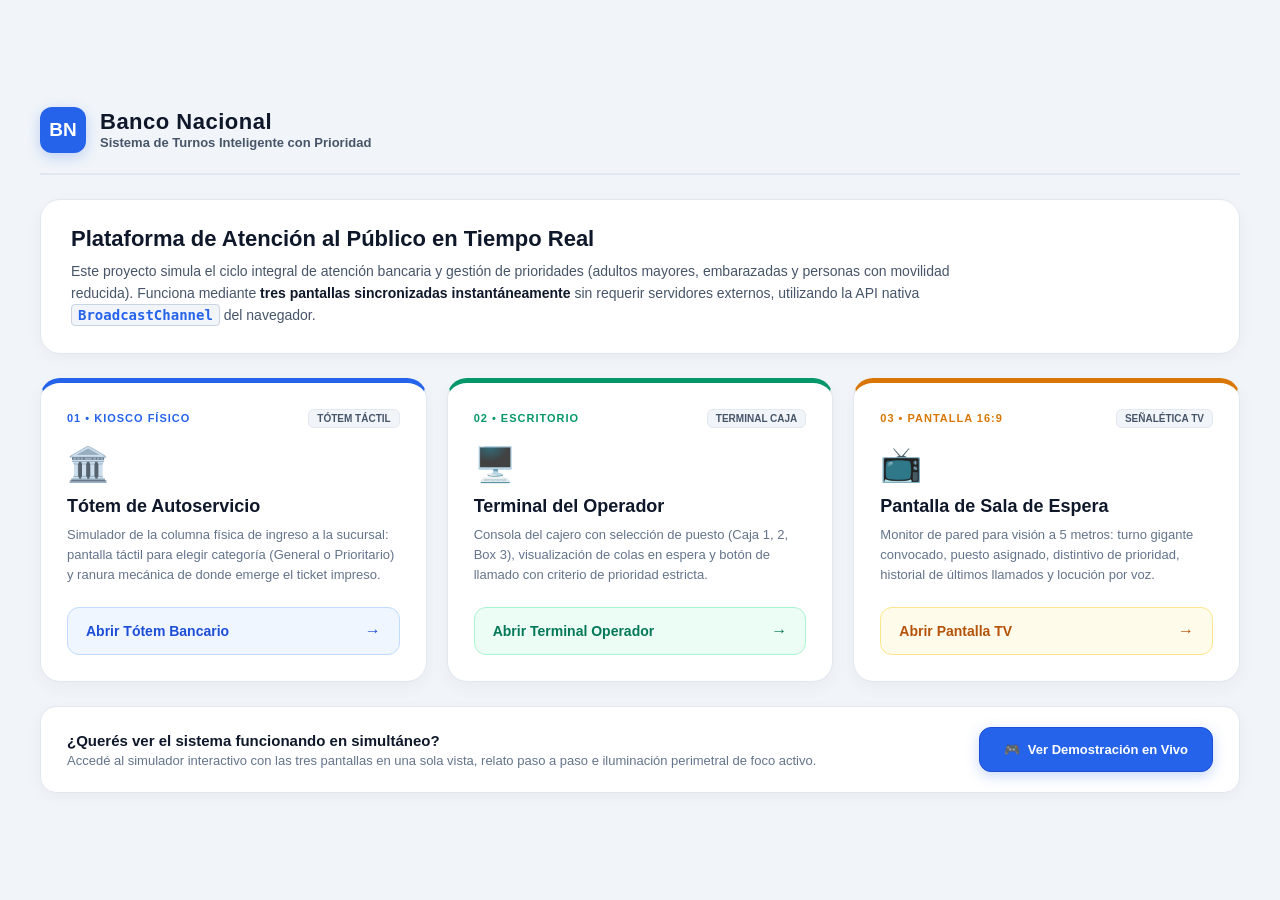
<file: index.html>
<!DOCTYPE html>
<html lang="es">
<head>
  <meta charset="UTF-8">
  <meta name="viewport" content="width=device-width, initial-scale=1.0">
  <title>Banco Nacional - Sistema de Turnos Inteligente</title>
  <link rel="stylesheet" href="style-index.css">
</head>
<body>

  <!-- CONTENEDOR PRINCIPAL: CSS GRID -->
  <main class="portal-layout">

    <!-- CABECERA INSTITUCIONAL (FLEXBOX) -->
    <header class="portal-header">
      <div class="brand-badge">
        <div class="brand-logo">BN</div>
        <div class="brand-text">
          <h1 class="brand-name">Banco Nacional</h1>
          <span class="system-subtitle">Sistema de Turnos Inteligente con Prioridad</span>
        </div>
      </div>
    </header>

    <!-- INTRODUCCIÓN Y CONTEXTO DEL PROYECTO -->
    <section class="intro-section">
      <h2 class="intro-title">Plataforma de Atención al Público en Tiempo Real</h2>
      <p class="intro-description">
        Este proyecto simula el ciclo integral de atención bancaria y gestión de prioridades (adultos mayores, embarazadas y personas con movilidad reducida).
        Funciona mediante <strong>tres pantallas sincronizadas instantáneamente</strong> sin requerir servidores externos, utilizando la API nativa <code>BroadcastChannel</code> del navegador.
      </p>
    </section>

    <!-- MATRIZ DE ACCESOS A LAS 3 VISTAS: CSS GRID -->
    <section class="cards-grid">

      <!-- TARJETA 1: TÓTEM BANCARIO (AUTOSERVICIO) -->
      <article class="view-card card-client">
        <div class="card-top">
          <span class="view-tag tag-client">01 &bull; Kiosco Físico</span>
          <span class="tech-tag">Tótem Táctil</span>
        </div>
        <div class="card-icon">🏛️</div>
        <h3 class="card-title">Tótem de Autoservicio</h3>
        <p class="card-description">
          Simulador de la columna física de ingreso a la sucursal: pantalla táctil para elegir categoría (General o Prioritario) y ranura mecánica de donde emerge el ticket impreso.
        </p>
        <a href="totem.html" target="_blank" rel="noopener noreferrer" class="card-btn btn-client">
          <span>Abrir Tótem Bancario</span>
          <span class="btn-arrow">&rarr;</span>
        </a>
      </article>

      <!-- TARJETA 2: OPERADOR (CAJA) -->
      <article class="view-card card-operator">
        <div class="card-top">
          <span class="view-tag tag-operator">02 &bull; Escritorio</span>
          <span class="tech-tag">Terminal Caja</span>
        </div>
        <div class="card-icon">🖥️</div>
        <h3 class="card-title">Terminal del Operador</h3>
        <p class="card-description">
          Consola del cajero con selección de puesto (Caja 1, 2, Box 3), visualización de colas en espera y botón de llamado con criterio de prioridad estricta.
        </p>
        <a href="operador.html" target="_blank" rel="noopener noreferrer" class="card-btn btn-operator">
          <span>Abrir Terminal Operador</span>
          <span class="btn-arrow">&rarr;</span>
        </a>
      </article>

      <!-- TARJETA 3: TV (SALA DE ESPERA) -->
      <article class="view-card card-tv">
        <div class="card-top">
          <span class="view-tag tag-tv">03 &bull; Pantalla 16:9</span>
          <span class="tech-tag">Señalética TV</span>
        </div>
        <div class="card-icon">📺</div>
        <h3 class="card-title">Pantalla de Sala de Espera</h3>
        <p class="card-description">
          Monitor de pared para visión a 5 metros: turno gigante convocado, puesto asignado, distintivo de prioridad, historial de últimos llamados y locución por voz.
        </p>
        <a href="tv.html" target="_blank" rel="noopener noreferrer" class="card-btn btn-tv">
          <span>Abrir Pantalla TV</span>
          <span class="btn-arrow">&rarr;</span>
        </a>
      </article>

    </section>

    <!-- BARRA DE ACCESO A LA DEMO INTEGRADA EN VIVO -->
    <section class="launch-strip">
      <div class="launch-info">
        <h4 class="launch-title">¿Querés ver el sistema funcionando en simultáneo?</h4>
        <p class="launch-subtitle">Accedé al simulador interactivo con las tres pantallas en una sola vista, relato paso a paso e iluminación perimetral de foco activo.</p>
      </div>
      <div>
        <a href="demo.html" target="_blank" rel="noopener noreferrer" class="btn-launch-all" style="text-decoration: none; display: inline-flex; align-items: center; gap: 8px;">
          <span>🎮</span>
          <span>Ver Demostración en Vivo</span>
        </a>
      </div>
    </section>

  </main>

</body>
</html>
</file>
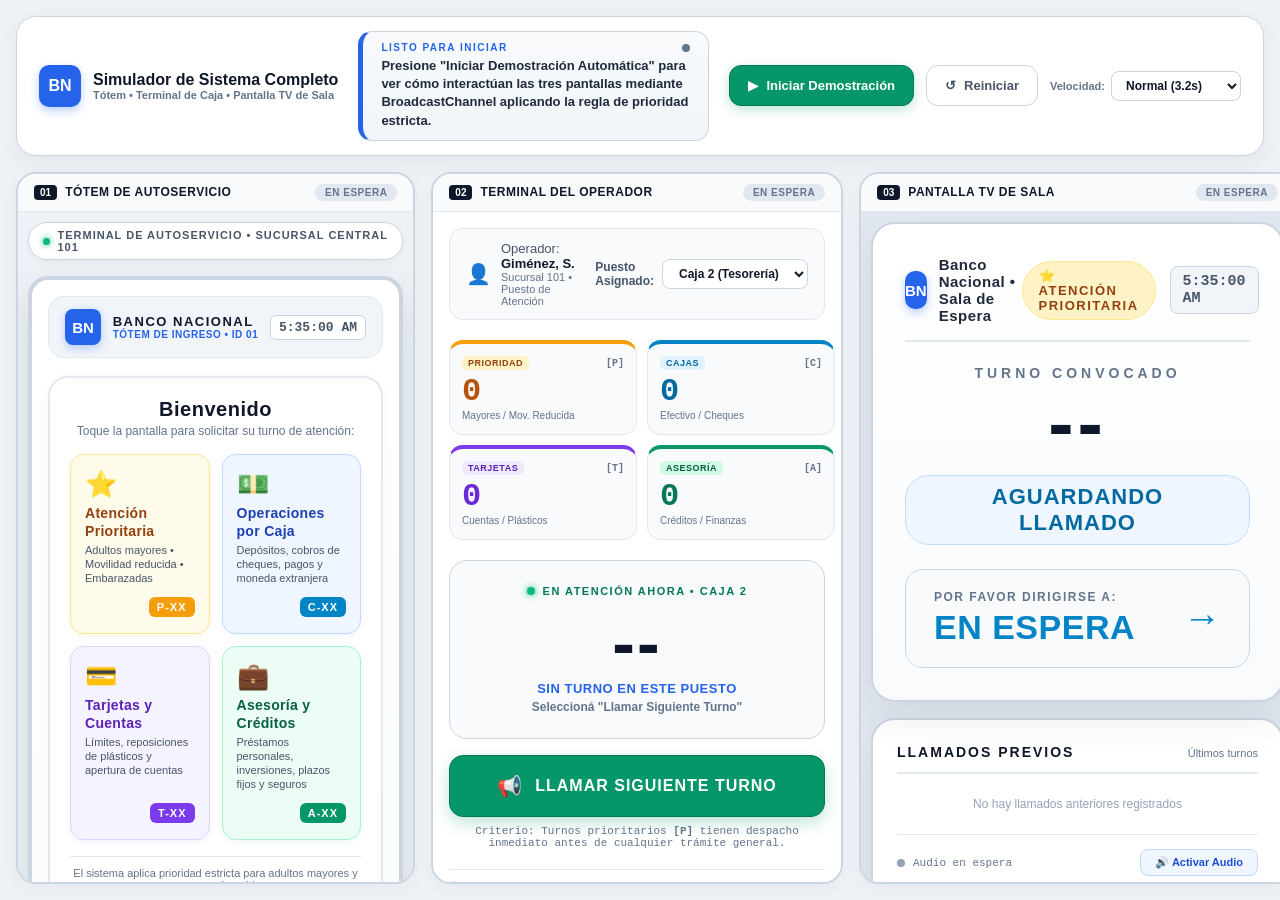
<file: demo.html>
<!DOCTYPE html>
<html lang="es">
<head>
  <meta charset="UTF-8">
  <meta name="viewport" content="width=device-width, initial-scale=1.0">
  <title>Banco Nacional - Demostración Interactiva en Vivo</title>
  <link rel="stylesheet" href="style-demo.css">
</head>
<body>

  <!-- CONTENEDOR PRINCIPAL: CSS GRID -->
  <main class="demo-layout">

    <!-- BARRA DE CONTROL Y NARRADOR EN VIVO (FLEXBOX) -->
    <header class="demo-topbar">
      <div class="topbar-brand">
        <span class="brand-badge">BN</span>
        <div class="brand-text">
          <h1 class="brand-title">Simulador de Sistema Completo</h1>
          <span class="brand-subtitle">Tótem &bull; Terminal de Caja &bull; Pantalla TV de Sala</span>
        </div>
      </div>

      <!-- PANEL NARRATIVO DE REGLAS DE NEGOCIO EN VIVO -->
      <div class="narrator-card" id="narrador-caja">
        <div class="narrator-head">
          <span class="narrator-step-badge" id="narrador-paso">LISTO PARA INICIAR</span>
          <span class="narrator-status-dot" id="narrador-dot"></span>
        </div>
        <div class="narrator-body" id="narrador-texto">
          Presione "Iniciar Demostración Automática" para ver cómo interactúan las tres pantallas mediante BroadcastChannel aplicando la regla de prioridad estricta.
        </div>
      </div>

      <!-- BOTONES DE CONTROL DE LA SIMULACIÓN -->
      <div class="demo-controls">
        <button type="button" class="btn-ctrl btn-play" id="btn-toggle-demo">
          <span id="btn-play-icon">▶</span>
          <span id="btn-play-text">Iniciar Demostración</span>
        </button>

        <button type="button" class="btn-ctrl btn-reset" id="btn-reiniciar-demo">
          <span>↺</span>
          <span>Reiniciar</span>
        </button>

        <div class="speed-control">
          <label for="select-velocidad" class="speed-label">Velocidad:</label>
          <select id="select-velocidad" class="speed-select">
            <option value="3200">Normal (3.2s)</option>
            <option value="1800">Rápida (1.8s)</option>
            <option value="5000">Explicativa (5s)</option>
          </select>
        </div>
      </div>
    </header>

    <!-- GRID ASIMÉTRICO DE LAS 3 PANTALLAS EN VIVO -->
    <section class="viewport-screens-grid">

      <!-- COLUMNA 1: TÓTEM DE AUTOSERVICIO (28%) -->
      <article class="screen-frame-container" id="frame-box-totem">
        <div class="frame-header-bar">
          <div class="frame-title-group">
            <span class="frame-step-num">01</span>
            <span class="frame-name">Tótem de Autoservicio</span>
          </div>
          <span class="frame-focus-pill" id="pill-totem">En Espera</span>
        </div>
        <div class="iframe-wrapper">
          <iframe src="totem.html?v=2" id="iframe-totem" title="Tótem de Autoservicio"></iframe>
        </div>
      </article>

      <!-- COLUMNA 2: TERMINAL DEL OPERADOR (34%) -->
      <article class="screen-frame-container" id="frame-box-operador">
        <div class="frame-header-bar">
          <div class="frame-title-group">
            <span class="frame-step-num">02</span>
            <span class="frame-name">Terminal del Operador</span>
          </div>
          <span class="frame-focus-pill" id="pill-operador">En Espera</span>
        </div>
        <div class="iframe-wrapper">
          <iframe src="operador.html" id="iframe-operador" title="Terminal del Operador"></iframe>
        </div>
      </article>

      <!-- COLUMNA 3: PANTALLA TV DE SALA (38%) -->
      <article class="screen-frame-container" id="frame-box-tv">
        <div class="frame-header-bar">
          <div class="frame-title-group">
            <span class="frame-step-num">03</span>
            <span class="frame-name">Pantalla TV de Sala</span>
          </div>
          <span class="frame-focus-pill" id="pill-tv">En Espera</span>
        </div>
        <div class="iframe-wrapper">
          <iframe src="tv.html" id="iframe-tv" title="Pantalla TV de Sala"></iframe>
        </div>
      </article>

    </section>

  </main>

  <script src="demo.js"></script>
</body>
</html>
</file>
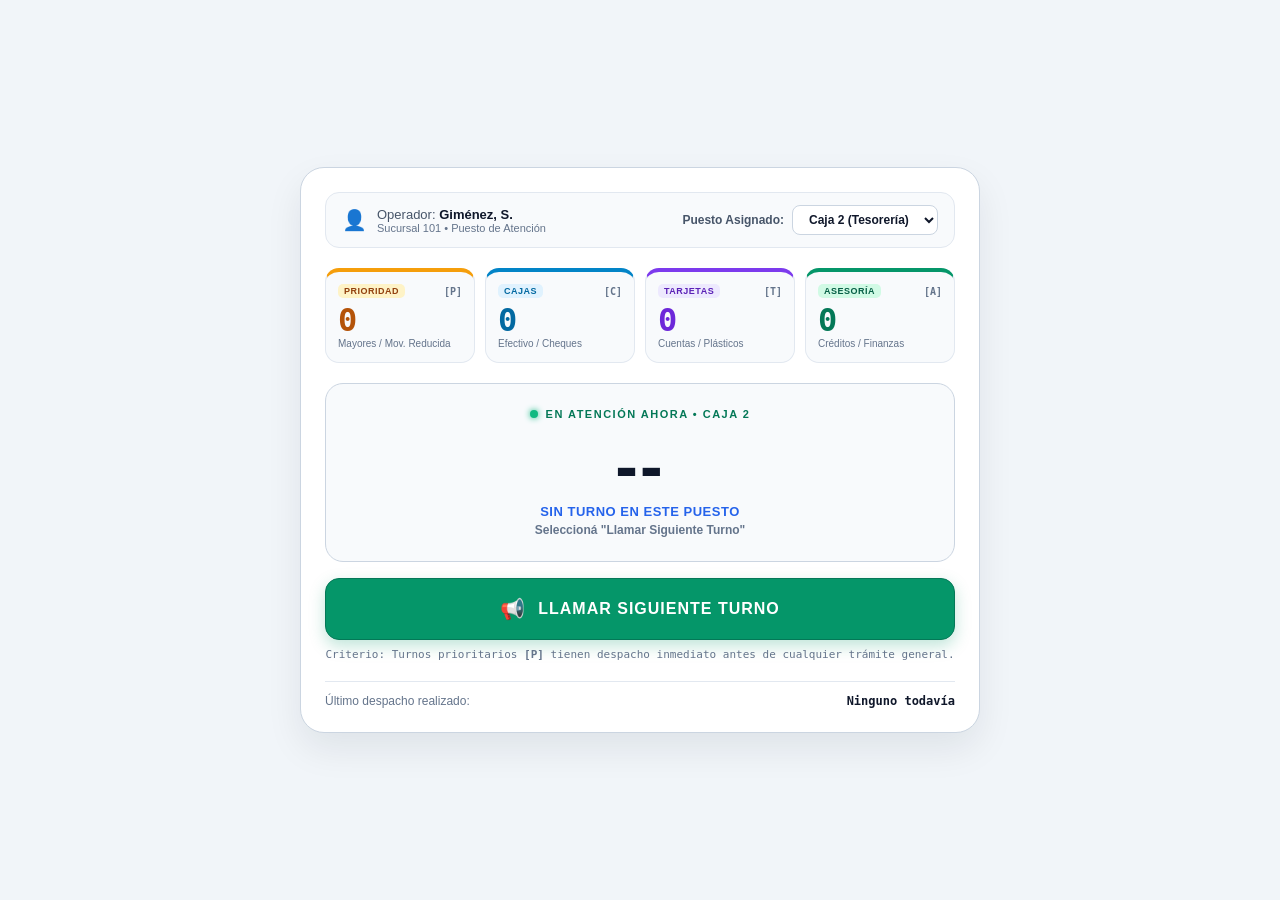
<file: operador.html>
<!DOCTYPE html>
<html lang="es">
<head>
  <meta charset="UTF-8">
  <meta name="viewport" content="width=device-width, initial-scale=1.0">
  <title>Banco Nacional - Terminal Operativa de Caja</title>
  <link rel="stylesheet" href="style-operador.css">
</head>
<body>

  <!-- CONTENEDOR PRINCIPAL: CSS GRID -->
  <main class="console-layout">

    <!-- BARRA SUPERIOR DE LA TERMINAL -->
    <header class="console-header">
      <div class="operator-profile">
        <span class="operator-avatar">👤</span>
        <div class="operator-details">
          <span class="operator-name">Operador: <strong>Giménez, S.</strong></span>
          <span class="operator-sub">Sucursal 101 &bull; Puesto de Atención</span>
        </div>
      </div>

      <div class="desk-control">
        <label for="select-caja" class="desk-label">Puesto Asignado:</label>
        <select id="select-caja" class="desk-select">
          <option value="Caja 2">Caja 2 (Tesorería)</option>
          <option value="Caja 1">Caja 1 (Tesorería)</option>
          <option value="Box 1">Box 1 (Tarjetas)</option>
          <option value="Box 2">Box 2 (Asesoría)</option>
        </select>
      </div>
    </header>

    <!-- MATRIZ DE TELEMETRÍA DE LAS 4 COLAS EN ESPERA: CSS GRID (4 COLUMNAS) -->
    <section class="telemetry-section">
      <!-- 1. COLA PRIORITARIA -->
      <div class="telemetry-card card-priority">
        <div class="telemetry-head">
          <span class="telemetry-badge badge-p">Prioridad</span>
          <span class="telemetry-code">[P]</span>
        </div>
        <div class="telemetry-value" id="contador-prioritario">0</div>
        <span class="telemetry-caption">Mayores / Mov. Reducida</span>
      </div>

      <!-- 2. COLA CAJAS -->
      <div class="telemetry-card card-caja">
        <div class="telemetry-head">
          <span class="telemetry-badge badge-c">Cajas</span>
          <span class="telemetry-code">[C]</span>
        </div>
        <div class="telemetry-value" id="contador-caja">0</div>
        <span class="telemetry-caption">Efectivo / Cheques</span>
      </div>

      <!-- 3. COLA TARJETAS -->
      <div class="telemetry-card card-tarjetas">
        <div class="telemetry-head">
          <span class="telemetry-badge badge-t">Tarjetas</span>
          <span class="telemetry-code">[T]</span>
        </div>
        <div class="telemetry-value" id="contador-tarjetas">0</div>
        <span class="telemetry-caption">Cuentas / Plásticos</span>
      </div>

      <!-- 4. COLA ASESORÍA -->
      <div class="telemetry-card card-asesoria">
        <div class="telemetry-head">
          <span class="telemetry-badge badge-a">Asesoría</span>
          <span class="telemetry-code">[A]</span>
        </div>
        <div class="telemetry-value" id="contador-asesoria">0</div>
        <span class="telemetry-caption">Créditos / Finanzas</span>
      </div>
    </section>

    <!-- ÁREA DE TURNO EN ATENCIÓN ACTUAL -->
    <section class="serving-section">
      <div class="serving-card">
        <div class="serving-indicator">
          <span class="indicator-led"></span>
          <span class="indicator-text">En Atención Ahora &bull; <span id="serving-caja-label">Caja 2</span></span>
        </div>

        <div class="serving-number" id="turno-actual-numero">--</div>
        <div class="serving-service" id="turno-actual-servicio">Sin turno en este puesto</div>
        <div class="serving-meta" id="turno-actual-meta">Seleccioná "Llamar Siguiente Turno"</div>
      </div>

      <div class="call-action-group">
        <button type="button" class="btn-dispatch" id="btn-llamar">
          <span class="btn-dispatch-icon">📢</span>
          <span class="btn-dispatch-label">Llamar Siguiente Turno</span>
        </button>

        <p class="dispatch-rule-hint">
          Criterio: Turnos prioritarios <strong>[P]</strong> tienen despacho inmediato antes de cualquier trámite general.
        </p>
      </div>
    </section>

    <!-- HISTORIAL RECIENTE DEL OPERADOR -->
    <footer class="console-footer">
      <span class="footer-title">Último despacho realizado:</span>
      <span class="footer-value" id="ultimo-despachado">Ninguno todavía</span>
    </footer>

  </main>

  <script src="operador.js"></script>
</body>
</html>
</file>
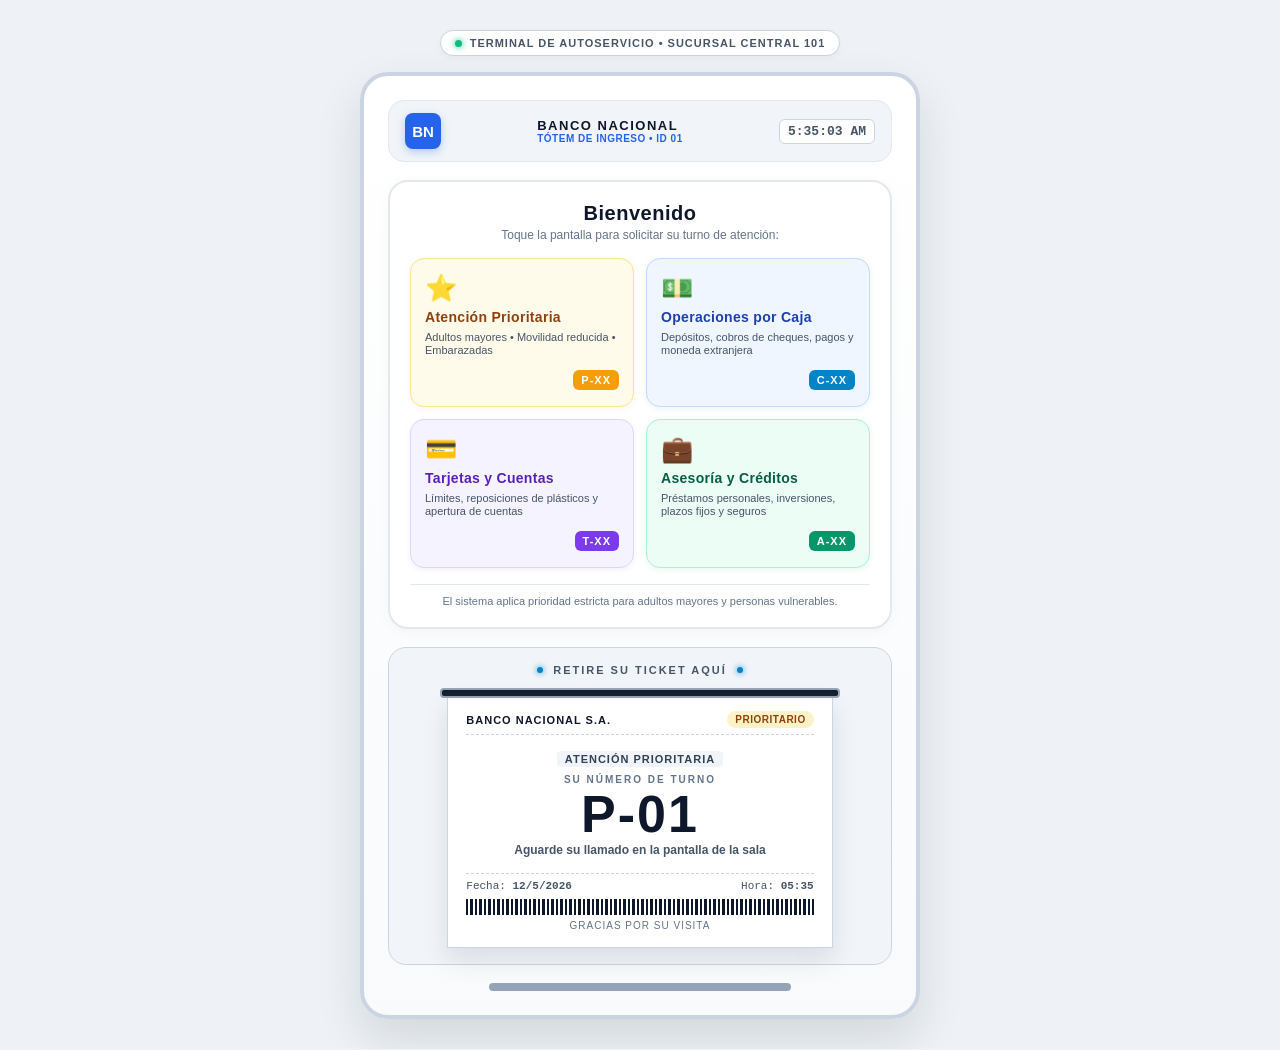
<file: totem.html>
<!DOCTYPE html>
<html lang="es">
<head>
  <meta charset="UTF-8">
  <meta name="viewport" content="width=device-width, initial-scale=1.0">
  <title>Banco Nacional - Tótem de Autoservicio</title>
  <link rel="stylesheet" href="style-totem.css?v=2">
</head>
<body>

  <!-- ENTORNO DEL SIMULADOR: CENTRADO DE SALA BANCARIA -->
  <div class="totem-viewport">

    <!-- ETIQUETA SUPERIOR DEL KIOSCO -->
    <div class="kiosk-status-tag">
      <span class="status-led"></span>
      <span>Terminal de Autoservicio &bull; Sucursal Central 101</span>
    </div>

    <!-- CHASIS DE COLUMNA DEL TÓTEM BANCARIO -->
    <div class="totem-chassis">

      <!-- CABEZAL SUPERIOR DEL TÓTEM -->
      <div class="totem-top-header">
        <div class="totem-emblem">BN</div>
        <div class="totem-branch-info">
          <span class="totem-bank-name">BANCO NACIONAL</span>
          <span class="totem-terminal-id">TÓTEM DE INGRESO &bull; ID 01</span>
        </div>
        <div class="totem-clock" id="reloj-totem">--:--:--</div>
      </div>

      <!-- PANTALLA TÁCTIL INTEGRADA AL TÓTEM (CSS GRID) -->
      <main class="touch-screen-display">

        <!-- INSTRUCCIONES DE PANTALLA -->
        <header class="touch-screen-header">
          <h1 class="touch-screen-title">Bienvenido</h1>
          <p class="touch-screen-subtitle">Toque la pantalla para solicitar su turno de atención:</p>
        </header>

        <!-- BOTONES TÁCTILES DEL DISPENSADOR (FLEXBOX) -->
        <section class="touch-buttons-stack">

          <!-- 1. BOTÓN DESTACADO DE PRIORIDAD -->
          <button type="button" class="kiosk-btn btn-priority" id="btn-prioritario">
            <div class="kiosk-btn-left">
              <span class="kiosk-btn-icon">⭐</span>
              <div class="kiosk-btn-text">
                <span class="kiosk-btn-title">Atención Prioritaria</span>
                <span class="kiosk-btn-desc">Adultos mayores &bull; Movilidad reducida &bull; Embarazadas</span>
              </div>
            </div>
            <span class="kiosk-btn-code">P-XX</span>
          </button>

          <!-- 2. SERVICIO GENERAL: OPERACIONES POR CAJA -->
          <button type="button" class="kiosk-btn btn-service btn-caja" id="btn-caja">
            <div class="kiosk-btn-left">
              <span class="kiosk-btn-icon">💵</span>
              <div class="kiosk-btn-text">
                <span class="kiosk-btn-title">Operaciones por Caja</span>
                <span class="kiosk-btn-desc">Depósitos, cobros de cheques, pagos y moneda extranjera</span>
              </div>
            </div>
            <span class="kiosk-btn-code">C-XX</span>
          </button>

          <!-- 3. SERVICIO GENERAL: TARJETAS Y CUENTAS -->
          <button type="button" class="kiosk-btn btn-service btn-tarjetas" id="btn-tarjetas">
            <div class="kiosk-btn-left">
              <span class="kiosk-btn-icon">💳</span>
              <div class="kiosk-btn-text">
                <span class="kiosk-btn-title">Tarjetas y Cuentas</span>
                <span class="kiosk-btn-desc">Límites, reposiciones de plásticos y apertura de cuentas</span>
              </div>
            </div>
            <span class="kiosk-btn-code">T-XX</span>
          </button>

          <!-- 4. SERVICIO GENERAL: ASESORÍA Y CRÉDITOS -->
          <button type="button" class="kiosk-btn btn-service btn-creditos" id="btn-creditos">
            <div class="kiosk-btn-left">
              <span class="kiosk-btn-icon">💼</span>
              <div class="kiosk-btn-text">
                <span class="kiosk-btn-title">Asesoría y Créditos</span>
                <span class="kiosk-btn-desc">Préstamos personales, inversiones, plazos fijos y seguros</span>
              </div>
            </div>
            <span class="kiosk-btn-code">A-XX</span>
          </button>

        </section>

        <!-- PIE DE PANTALLA TÁCTIL -->
        <footer class="touch-screen-footer">
          <span>El sistema aplica prioridad estricta para adultos mayores y personas vulnerables.</span>
        </footer>

      </main>

      <!-- RANURA FÍSICA DISPENSADORA DE TICKETS -->
      <div class="dispenser-hardware-zone">
        <div class="dispenser-bezel">
          <span class="dispenser-light"></span>
          <span class="dispenser-label">RETIRE SU TICKET AQUÍ</span>
          <span class="dispenser-light"></span>
        </div>
        <div class="dispenser-slot">
          <!-- BOCA MECÁNICA DE SALIDA DE PAPEL -->
          <div class="slot-opening"></div>

          <!-- TICKET TÉRMICO FÍSICO QUE SALE DE LA RANURA -->
          <article class="printed-ticket" id="ticket-impreso">
            <div class="ticket-header">
              <span class="ticket-bank-name">BANCO NACIONAL S.A.</span>
              <span class="ticket-badge badge-p" id="ticket-categoria">Prioritario</span>
            </div>

            <div class="ticket-body">
              <span class="ticket-service-name" id="ticket-servicio">Atención Prioritaria</span>
              <span class="ticket-label">SU NÚMERO DE TURNO</span>
              <div class="ticket-code" id="ticket-numero">P-01</div>
              <p class="ticket-instructions" id="ticket-mensaje">Aguarde su llamado en la pantalla de la sala</p>
            </div>

            <div class="ticket-footer">
              <div class="ticket-meta-info">
                <span>Fecha: <strong id="ticket-fecha">--/--/----</strong></span>
                <span>Hora: <strong id="ticket-hora">--:--</strong></span>
              </div>
              <div class="ticket-barcode"></div>
              <div class="ticket-farewell">Gracias por su visita</div>
            </div>
          </article>
        </div>
      </div>


      <!-- BASE DE APOYO DEL PEDESTAL DEL TÓTEM -->
      <div class="totem-pedestal-base"></div>

    </div>

  </div>

  <script src="totem.js"></script>
</body>
</html>
</file>
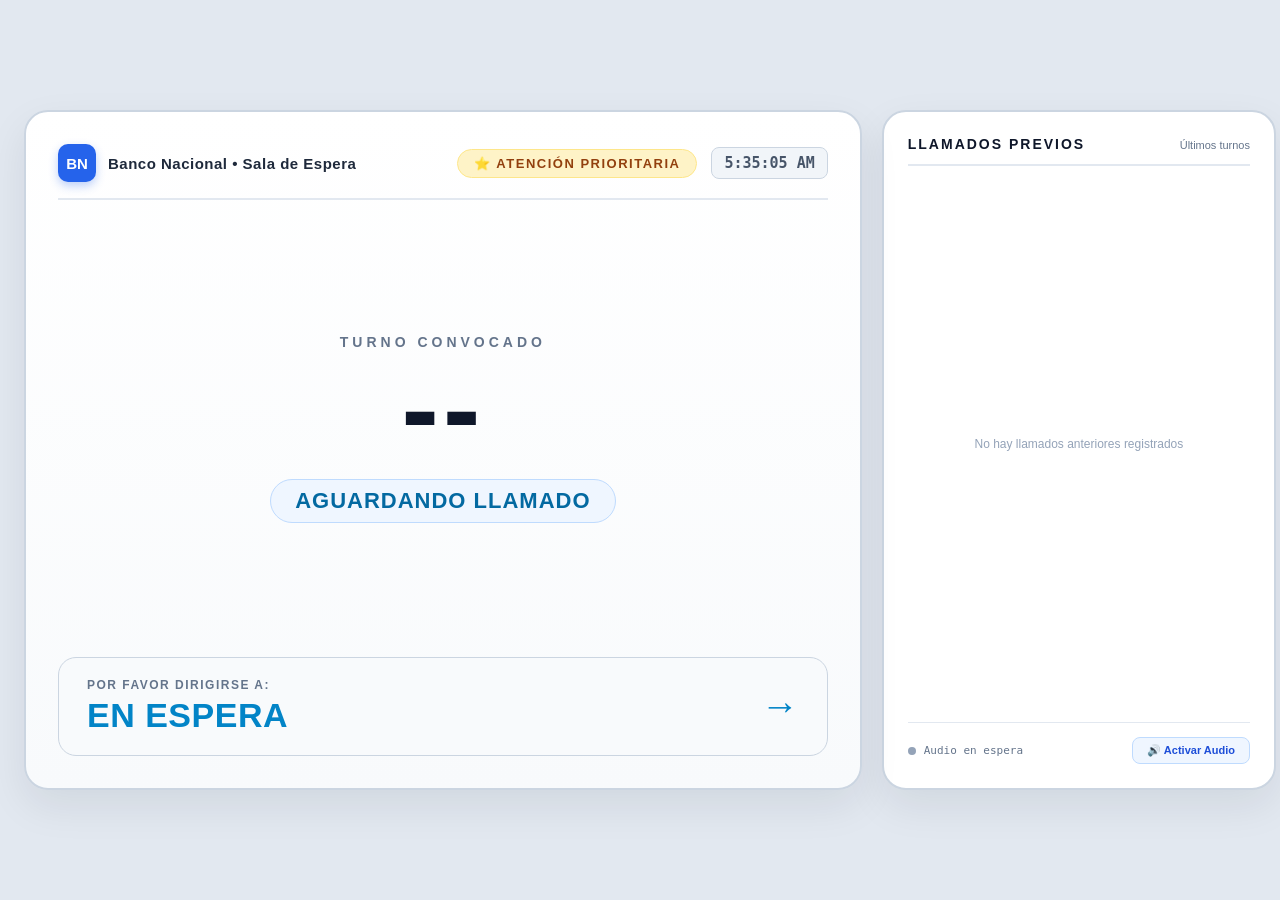
<file: tv.html>
<!DOCTYPE html>
<html lang="es">
<head>
  <meta charset="UTF-8">
  <meta name="viewport" content="width=device-width, initial-scale=1.0">
  <title>Banco Nacional - Sala de Espera</title>
  <link rel="stylesheet" href="style-tv.css">
</head>
<body>

  <!-- CONTENEDOR PRINCIPAL: CSS GRID (16:9 RATIO EN MONITORES) -->
  <main class="tv-layout">

    <!-- ZONA HERO: TURNO PRINCIPAL CONVOCADO -->
    <section class="tv-hero-stage" id="tv-hero">
      <!-- CABECERA HERO -->
      <div class="hero-top-row">
        <div class="hero-brand">
          <span class="hero-brand-icon">BN</span>
          <span class="hero-brand-name">Banco Nacional &bull; Sala de Espera</span>
        </div>
        <div class="hero-meta-right">
          <span class="category-pill pill-priority" id="tv-categoria">⭐ Atención Prioritaria</span>
          <span class="digital-clock" id="reloj-tv">--:--:--</span>
        </div>
      </div>

      <!-- NÚMERO DE TURNO GIGANTE (PROTAGONISTA) -->
      <div class="hero-center-group">
        <span class="hero-label">Turno Convocado</span>
        <div class="hero-turn-number" id="tv-numero">--</div>
        <div class="hero-service-tag" id="tv-servicio">Aguardando llamado</div>
      </div>

      <!-- DESTINO: CAJA O BOX ASIGNADO -->
      <div class="hero-destination-box">
        <div class="destination-info">
          <span class="destination-sub">Por favor dirigirse a:</span>
          <span class="destination-target" id="tv-destino">En espera</span>
        </div>
        <div class="destination-arrow">&rarr;</div>
      </div>
    </section>

    <!-- ZONA SECUNDARIA: HISTORIAL DE ÚLTIMOS LLAMADOS -->
    <aside class="tv-history-rail">
      <div class="rail-header">
        <h2 class="rail-title">Llamados Previos</h2>
        <span class="rail-subtitle">Últimos turnos</span>
      </div>

      <div class="rail-list" id="tv-historial-lista">
        <div class="rail-empty-message">No hay llamados anteriores registrados</div>
      </div>

      <!-- CONTROL DE AUDIO / ACCESIBILIDAD -->
      <div class="rail-footer">
        <div class="audio-status">
          <span class="audio-led" id="audio-led"></span>
          <span class="audio-text" id="audio-estado-texto">Audio en espera</span>
        </div>
        <button type="button" class="btn-audio-toggle" id="btn-audio">
          🔊 Activar Audio
        </button>
      </div>
    </aside>

  </main>

  <script src="tv.js"></script>
</body>
</html>
</file>
<file: style-index.css>
/* ==========================================================================
   ESTILOS: PORTADA PRINCIPAL (INDEX.HTML) - TEMA CLARO DE DÍA
   Reglas: Grid exterior, Flexbox interior, px y %, colores directos sin variables
   ========================================================================== */

* {
  box-sizing: border-box;
  margin: 0;
  padding: 0;
}

body {
  font-family: -apple-system, BlinkMacSystemFont, "Segoe UI", Roboto, "Helvetica Neue", Arial, sans-serif;
  background-color: #f1f5f9;
  color: #0f172a;
  min-height: 100vh;
  display: flex;
  align-items: center;
  justify-content: center;
  padding: 30px 20px;
  -webkit-font-smoothing: antialiased;
}

/* LAYOUT GENERAL: CSS GRID */
.portal-layout {
  width: 100%;
  max-width: 1200px;
  display: grid;
  grid-template-rows: auto auto 1fr auto;
  row-gap: 24px;
}

/* CABECERA (FLEXBOX) */
.portal-header {
  display: flex;
  justify-content: space-between;
  align-items: center;
  border-bottom: 2px solid #e2e8f0;
  padding-bottom: 20px;
}

.brand-badge {
  display: flex;
  align-items: center;
  gap: 14px;
}

.brand-logo {
  width: 46px;
  height: 46px;
  background-color: #2563eb;
  border-radius: 12px;
  display: flex;
  align-items: center;
  justify-content: center;
  font-size: 19px;
  font-weight: 900;
  color: #ffffff;
  box-shadow: 0 4px 14px rgba(37, 99, 235, 0.25);
}

.brand-text {
  display: flex;
  flex-direction: column;
}

.brand-name {
  font-size: 22px;
  font-weight: 900;
  color: #0f172a;
  letter-spacing: 0.5px;
}

.system-subtitle {
  font-size: 13px;
  color: #475569;
  font-weight: 600;
}

/* SECCIÓN INTRODUCCIÓN (FLEXBOX) */
.intro-section {
  background-color: #ffffff;
  border: 1px solid #e2e8f0;
  border-radius: 20px;
  padding: 26px 30px;
  display: flex;
  flex-direction: column;
  gap: 8px;
  box-shadow: 0 4px 16px rgba(0, 0, 0, 0.04);
}

.intro-title {
  font-size: 22px;
  font-weight: 800;
  color: #0f172a;
}

.intro-description {
  font-size: 14px;
  line-height: 1.6;
  color: #475569;
  max-width: 900px;
}

.intro-description strong {
  color: #0f172a;
}

.intro-description code {
  font-family: monospace;
  background-color: #f1f5f9;
  padding: 2px 6px;
  border-radius: 4px;
  color: #2563eb;
  border: 1px solid #cbd5e1;
  font-weight: 700;
}

/* MATRIZ DE TARJETAS: CSS GRID (3 COLUMNAS) */
.cards-grid {
  display: grid;
  grid-template-columns: repeat(3, 1fr);
  column-gap: 20px;
}

.view-card {
  background-color: #ffffff;
  border: 1px solid #e2e8f0;
  border-radius: 20px;
  padding: 26px;
  display: flex;
  flex-direction: column;
  justify-content: space-between;
  box-shadow: 0 6px 18px rgba(0, 0, 0, 0.04);
  transition: transform 0.2s ease, box-shadow 0.2s ease;
}

.view-card:hover {
  transform: translateY(-4px);
  box-shadow: 0 12px 28px rgba(0, 0, 0, 0.08);
}

.card-client {
  border-top: 5px solid #2563eb;
}

.card-operator {
  border-top: 5px solid #059669;
}

.card-tv {
  border-top: 5px solid #d97706;
}

.card-top {
  display: flex;
  justify-content: space-between;
  align-items: center;
  margin-bottom: 16px;
}

.view-tag {
  font-size: 11px;
  font-weight: 800;
  letter-spacing: 1px;
  text-transform: uppercase;
}

.tag-client {
  color: #2563eb;
}

.tag-operator {
  color: #059669;
}

.tag-tv {
  color: #d97706;
}

.tech-tag {
  font-size: 10px;
  background-color: #f1f5f9;
  border: 1px solid #e2e8f0;
  padding: 3px 8px;
  border-radius: 6px;
  color: #475569;
  font-weight: 700;
  text-transform: uppercase;
}

.card-icon {
  font-size: 34px;
  margin-bottom: 12px;
}

.card-title {
  font-size: 18px;
  font-weight: 800;
  color: #0f172a;
  margin-bottom: 8px;
}

.card-description {
  font-size: 13px;
  line-height: 1.55;
  color: #64748b;
  margin-bottom: 22px;
  flex: 1;
}

/* BOTONES DE ENLACE DIRECTO (FLEXBOX) */
.card-btn {
  text-decoration: none;
  border-radius: 12px;
  padding: 14px 18px;
  font-size: 14px;
  font-weight: 800;
  display: flex;
  justify-content: space-between;
  align-items: center;
  transition: background-color 0.15s ease, transform 0.15s ease;
  user-select: none;
}

.card-btn:active {
  transform: translateY(2px);
}

.btn-client {
  background-color: #eff6ff;
  border: 1px solid #bfdbfe;
  color: #1d4ed8;
}

.btn-client:hover {
  background-color: #2563eb;
  color: #ffffff;
  border-color: #2563eb;
}

.btn-operator {
  background-color: #ecfdf5;
  border: 1px solid #a7f3d0;
  color: #047857;
}

.btn-operator:hover {
  background-color: #059669;
  color: #ffffff;
  border-color: #059669;
}

.btn-tv {
  background-color: #fffbeb;
  border: 1px solid #fde68a;
  color: #b45309;
}

.btn-tv:hover {
  background-color: #d97706;
  color: #ffffff;
  border-color: #d97706;
}

.btn-arrow {
  font-size: 16px;
  font-weight: 900;
}

/* BARRA DE LANZAMIENTO COMPLETO (FLEXBOX) */
.launch-strip {
  background-color: #ffffff;
  border: 1px solid #e2e8f0;
  border-radius: 16px;
  padding: 20px 26px;
  display: flex;
  justify-content: space-between;
  align-items: center;
  box-shadow: 0 4px 16px rgba(0, 0, 0, 0.04);
}

.launch-info {
  display: flex;
  flex-direction: column;
  gap: 4px;
}

.launch-title {
  font-size: 15px;
  font-weight: 800;
  color: #0f172a;
}

.launch-subtitle {
  font-size: 13px;
  color: #64748b;
}

.btn-launch-all {
  background-color: #2563eb;
  border: 1px solid #1d4ed8;
  color: #ffffff;
  border-radius: 12px;
  padding: 14px 24px;
  font-size: 13px;
  font-weight: 800;
  cursor: pointer;
  box-shadow: 0 4px 14px rgba(37, 99, 235, 0.25);
  transition: all 0.15s ease;
  white-space: nowrap;
}

.btn-launch-all:hover {
  background-color: #1d4ed8;
  box-shadow: 0 6px 18px rgba(37, 99, 235, 0.35);
}

.btn-launch-all:active {
  transform: translateY(2px);
}

/* RESPONSIVE MEDIA QUERIES */
@media (max-width: 960px) {
  .cards-grid {
    grid-template-columns: 100%;
    row-gap: 16px;
  }

  .launch-strip {
    flex-direction: column;
    align-items: flex-start;
    gap: 14px;
  }

  .btn-launch-all {
    width: 100%;
    text-align: center;
  }
}

@media (max-width: 600px) {
  body {
    padding: 16px;
  }

  .portal-header {
    flex-direction: column;
    align-items: flex-start;
    gap: 12px;
  }
}
</file>
<file: style-demo.css>
/* ==========================================================================
   ESTILOS: DEMOSTRACIÓN AUTOMÁTICA EN VIVO (DEMO.HTML)
   Reglas: Grid exterior, Flexbox interior, px y %, colores directos sin variables
   ========================================================================== */

* {
  box-sizing: border-box;
  margin: 0;
  padding: 0;
}

body {
  font-family: -apple-system, BlinkMacSystemFont, "Segoe UI", Roboto, "Helvetica Neue", Arial, sans-serif;
  background-color: #eef2f6;
  color: #0f172a;
  min-height: 100vh;
  padding: 16px;
  -webkit-font-smoothing: antialiased;
}

/* CONTENEDOR GENERAL: CSS GRID */
.demo-layout {
  width: 100%;
  max-width: 1600px;
  margin: 0 auto;
  display: grid;
  grid-template-rows: auto 1fr;
  row-gap: 16px;
  height: calc(100vh - 32px);
}

/* ==========================================================================
   BARRA SUPERIOR DE CONTROL Y NARRADOR (FLEXBOX)
   ========================================================================== */
.demo-topbar {
  background-color: #ffffff;
  border: 1px solid #cbd5e1;
  border-radius: 20px;
  padding: 14px 22px;
  display: flex;
  justify-content: space-between;
  align-items: center;
  gap: 20px;
  box-shadow: 0 6px 20px rgba(15, 23, 42, 0.05);
}

.topbar-brand {
  display: flex;
  align-items: center;
  gap: 12px;
}

.brand-badge {
  width: 42px;
  height: 42px;
  background-color: #2563eb;
  border-radius: 10px;
  display: flex;
  align-items: center;
  justify-content: center;
  color: #ffffff;
  font-weight: 900;
  font-size: 16px;
  box-shadow: 0 4px 10px rgba(37, 99, 235, 0.3);
}

.brand-text {
  display: flex;
  flex-direction: column;
}

.brand-title {
  font-size: 16px;
  font-weight: 900;
  color: #0f172a;
}

.brand-subtitle {
  font-size: 11px;
  color: #64748b;
  font-weight: 600;
}

/* TARJETA NARRATIVA DE EXPLICACIÓN EN VIVO (FLEXBOX) */
.narrator-card {
  background: linear-gradient(180deg, #f8fafc 0%, #f1f5f9 100%);
  border: 1px solid #cbd5e1;
  border-radius: 14px;
  padding: 10px 18px;
  display: flex;
  flex-direction: column;
  gap: 4px;
  flex: 1;
  max-width: 680px;
  border-left: 5px solid #2563eb;
  transition: border-left-color 0.3s ease;
}

.narrator-head {
  display: flex;
  justify-content: space-between;
  align-items: center;
}

.narrator-step-badge {
  font-size: 10px;
  font-weight: 900;
  letter-spacing: 1.5px;
  text-transform: uppercase;
  color: #2563eb;
}

.narrator-status-dot {
  width: 8px;
  height: 8px;
  background-color: #64748b;
  border-radius: 50%;
  transition: background-color 0.3s ease;
}

.narrator-status-dot.pulsing {
  background-color: #10b981;
  box-shadow: 0 0 8px #10b981;
}

.narrator-body {
  font-size: 13px;
  font-weight: 600;
  color: #1e293b;
  line-height: 1.4;
}

/* BOTONES DE CONTROL (FLEXBOX) */
.demo-controls {
  display: flex;
  align-items: center;
  gap: 12px;
}

.btn-ctrl {
  border-radius: 12px;
  padding: 12px 18px;
  font-size: 13px;
  font-weight: 800;
  cursor: pointer;
  display: flex;
  align-items: center;
  gap: 8px;
  border: 1px solid transparent;
  transition: all 0.15s ease;
  user-select: none;
}

.btn-ctrl:active {
  transform: translateY(2px);
}

.btn-play {
  background-color: #059669;
  border-color: #047857;
  color: #ffffff;
  box-shadow: 0 4px 12px rgba(5, 150, 105, 0.25);
}

.btn-play:hover {
  background-color: #047857;
}

.btn-play.playing {
  background-color: #d97706;
  border-color: #b45309;
}

.btn-play.playing:hover {
  background-color: #b45309;
}

.btn-reset {
  background-color: #ffffff;
  border-color: #cbd5e1;
  color: #475569;
}

.btn-reset:hover {
  background-color: #f1f5f9;
  color: #0f172a;
}

.speed-control {
  display: flex;
  align-items: center;
  gap: 6px;
}

.speed-label {
  font-size: 11px;
  font-weight: 700;
  color: #64748b;
}

.speed-select {
  background-color: #ffffff;
  border: 1px solid #cbd5e1;
  color: #0f172a;
  padding: 6px 10px;
  border-radius: 8px;
  font-size: 12px;
  font-weight: 700;
  cursor: pointer;
}

/* ==========================================================================
   GRID ASIMÉTRICO DE LAS 3 PANTALLAS (32% | 33% | 35%)
   ========================================================================== */
.viewport-screens-grid {
  display: grid;
  grid-template-columns: 32% 33% 35%;
  column-gap: 16px;
  height: 100%;
  min-height: 0;
}

/* CONTENEDOR DE CADA MARCO */
.screen-frame-container {
  background-color: #ffffff;
  border: 2px solid #cbd5e1;
  border-radius: 20px;
  overflow: hidden;
  display: flex;
  flex-direction: column;
  transition: transform 0.25s ease, box-shadow 0.25s ease, border-color 0.25s ease;
  box-shadow: 0 4px 16px rgba(15, 23, 42, 0.04);
  position: relative;
}

/* BARRA SUPERIOR DE CADA MARCO */
.frame-header-bar {
  background-color: #f8fafc;
  border-bottom: 1px solid #e2e8f0;
  padding: 10px 16px;
  display: flex;
  justify-content: space-between;
  align-items: center;
}

.frame-title-group {
  display: flex;
  align-items: center;
  gap: 8px;
}

.frame-step-num {
  font-size: 10px;
  font-weight: 900;
  background-color: #0f172a;
  color: #ffffff;
  padding: 2px 6px;
  border-radius: 4px;
}

.frame-name {
  font-size: 12px;
  font-weight: 800;
  color: #0f172a;
  text-transform: uppercase;
  letter-spacing: 0.5px;
}

.frame-focus-pill {
  font-size: 10px;
  font-weight: 800;
  padding: 3px 10px;
  border-radius: 20px;
  background-color: #e2e8f0;
  color: #64748b;
  text-transform: uppercase;
  letter-spacing: 0.5px;
  transition: all 0.25s ease;
}

/* CONTENEDOR DEL IFRAME */
.iframe-wrapper {
  flex: 1;
  position: relative;
  overflow: hidden;
  background-color: #eef2f6;
}

.iframe-wrapper iframe {
  width: 100%;
  height: 100%;
  border: none;
  display: block;
}

/* ==========================================================================
   SISTEMA DE ILUMINACIÓN PERIMETRAL ACTIVA (GLOW DE CONTROL ORI)
   ========================================================================== */

/* 1. FOCO EN EL TÓTEM (AZUL CIAN) */
.screen-frame-container.active-totem {
  border-color: #0284c7;
  box-shadow: 0 0 0 3px #0284c7, 0 0 32px rgba(2, 132, 199, 0.45);
  transform: translateY(-2px);
}

.screen-frame-container.active-totem .frame-header-bar {
  background-color: #eff6ff;
  border-bottom-color: #bfdbfe;
}

.screen-frame-container.active-totem .frame-focus-pill {
  background-color: #0284c7;
  color: #ffffff;
  box-shadow: 0 0 8px #0284c7;
}

/* 2. FOCO EN EL OPERADOR (VERDE ESMERALDA) */
.screen-frame-container.active-operador {
  border-color: #059669;
  box-shadow: 0 0 0 3px #059669, 0 0 32px rgba(5, 150, 105, 0.45);
  transform: translateY(-2px);
}

.screen-frame-container.active-operador .frame-header-bar {
  background-color: #ecfdf5;
  border-bottom-color: #a7f3d0;
}

.screen-frame-container.active-operador .frame-focus-pill {
  background-color: #059669;
  color: #ffffff;
  box-shadow: 0 0 8px #059669;
}

/* 3. FOCO EN LA TV (ÁMBAR / DORADO) */
.screen-frame-container.active-tv {
  border-color: #d97706;
  box-shadow: 0 0 0 3px #d97706, 0 0 35px rgba(217, 119, 6, 0.5);
  transform: translateY(-2px);
}

.screen-frame-container.active-tv .frame-header-bar {
  background-color: #fffbeb;
  border-bottom-color: #fde68a;
}

.screen-frame-container.active-tv .frame-focus-pill {
  background-color: #d97706;
  color: #ffffff;
  box-shadow: 0 0 8px #d97706;
}

/* RESPONSIVE MEDIA QUERIES */
@media (max-width: 1100px) {
  .demo-layout {
    height: auto;
  }

  .viewport-screens-grid {
    grid-template-columns: 100%;
    row-gap: 20px;
  }

  .screen-frame-container {
    height: 600px;
  }

  .demo-topbar {
    flex-direction: column;
    align-items: flex-start;
  }

  .narrator-card {
    max-width: 100%;
    width: 100%;
  }

  .demo-controls {
    width: 100%;
    justify-content: space-between;
  }
}
</file>
<file: style-operador.css>
/* ==========================================================================
   ESTILOS: VISTA OPERADOR (TERMINAL DE TRABAJO) - TEMA CLARO DE DÍA
   Reglas: Grid exterior, Flexbox interior, px y %, colores directos sin variables
   ========================================================================== */

* {
  box-sizing: border-box;
  margin: 0;
  padding: 0;
}

body {
  font-family: -apple-system, BlinkMacSystemFont, "Segoe UI", Roboto, "Helvetica Neue", Arial, sans-serif;
  background-color: #f1f5f9;
  color: #0f172a;
  min-height: 100vh;
  display: flex;
  justify-content: center;
  align-items: center;
  padding: 20px;
  -webkit-font-smoothing: antialiased;
}

/* LAYOUT GENERAL: CSS GRID */
.console-layout {
  width: 100%;
  max-width: 680px;
  background-color: #ffffff;
  border: 1px solid #cbd5e1;
  border-radius: 24px;
  padding: 24px;
  box-shadow: 0 16px 36px rgba(15, 23, 42, 0.08);
  display: grid;
  grid-template-rows: auto auto 1fr auto;
  row-gap: 20px;
}

/* CABECERA (FLEXBOX) */
.console-header {
  display: flex;
  justify-content: space-between;
  align-items: center;
  background-color: #f8fafc;
  border: 1px solid #e2e8f0;
  border-radius: 14px;
  padding: 12px 16px;
}

.operator-profile {
  display: flex;
  align-items: center;
  gap: 10px;
}

.operator-avatar {
  font-size: 20px;
}

.operator-details {
  display: flex;
  flex-direction: column;
}

.operator-name {
  font-size: 13px;
  color: #475569;
}

.operator-name strong {
  color: #0f172a;
}

.operator-sub {
  font-size: 11px;
  color: #64748b;
}

.desk-control {
  display: flex;
  align-items: center;
  gap: 8px;
}

.desk-label {
  font-size: 12px;
  color: #475569;
  font-weight: 600;
}

.desk-select {
  background-color: #ffffff;
  border: 1px solid #cbd5e1;
  color: #0f172a;
  padding: 6px 12px;
  border-radius: 8px;
  font-size: 12px;
  font-weight: 700;
  cursor: pointer;
  outline: none;
}

.desk-select:focus {
  border-color: #2563eb;
}

/* MATRIZ DE TELEMETRÍA (4 COLUMNAS): CSS GRID */
.telemetry-section {
  display: grid;
  grid-template-columns: repeat(4, 1fr);
  column-gap: 10px;
}

.telemetry-card {
  background-color: #f8fafc;
  border: 1px solid #e2e8f0;
  border-radius: 14px;
  padding: 12px;
  display: flex;
  flex-direction: column;
  justify-content: space-between;
  position: relative;
  transition: transform 0.15s ease;
}

.card-priority {
  border-top: 4px solid #f59e0b;
}

.card-caja {
  border-top: 4px solid #0284c7;
}

.card-tarjetas {
  border-top: 4px solid #7c3aed;
}

.card-asesoria {
  border-top: 4px solid #059669;
}

.telemetry-head {
  display: flex;
  justify-content: space-between;
  align-items: center;
}

.telemetry-badge {
  font-size: 9px;
  font-weight: 800;
  text-transform: uppercase;
  letter-spacing: 0.5px;
  padding: 2px 6px;
  border-radius: 5px;
}

.badge-p {
  background-color: #fef3c7;
  color: #92400e;
}

.badge-c {
  background-color: #e0f2fe;
  color: #0369a1;
}

.badge-t {
  background-color: #ede9fe;
  color: #5b21b6;
}

.badge-a {
  background-color: #d1fae5;
  color: #065f46;
}

.telemetry-code {
  font-size: 10px;
  font-weight: 800;
  color: #64748b;
  font-family: monospace;
}

.telemetry-value {
  font-size: 32px;
  font-weight: 900;
  color: #0f172a;
  margin: 6px 0 2px 0;
  font-family: monospace;
  line-height: 1;
}

.card-priority .telemetry-value {
  color: #b45309;
}

.card-caja .telemetry-value {
  color: #0369a1;
}

.card-tarjetas .telemetry-value {
  color: #6d28d9;
}

.card-asesoria .telemetry-value {
  color: #047857;
}

.telemetry-caption {
  font-size: 10px;
  color: #64748b;
  line-height: 1.2;
}

/* SECCIÓN DE ATENCIÓN ACTUAL (FLEXBOX) */
.serving-section {
  display: flex;
  flex-direction: column;
  gap: 16px;
}

.serving-card {
  background-color: #f8fafc;
  border: 1px solid #cbd5e1;
  border-radius: 18px;
  padding: 24px;
  display: flex;
  flex-direction: column;
  align-items: center;
  justify-content: center;
  text-align: center;
}

.serving-indicator {
  display: flex;
  align-items: center;
  gap: 8px;
  margin-bottom: 8px;
}

.indicator-led {
  width: 8px;
  height: 8px;
  background-color: #10b981;
  border-radius: 50%;
  box-shadow: 0 0 6px #10b981;
}

.indicator-text {
  font-size: 11px;
  font-weight: 800;
  letter-spacing: 1.5px;
  text-transform: uppercase;
  color: #047857;
}

.serving-number {
  font-size: 68px;
  font-weight: 900;
  color: #0f172a;
  line-height: 1;
  letter-spacing: 2px;
  margin: 4px 0;
}

.serving-service {
  font-size: 13px;
  font-weight: 800;
  letter-spacing: 0.5px;
  text-transform: uppercase;
  color: #2563eb;
  margin-bottom: 4px;
}

.serving-meta {
  font-size: 12px;
  font-weight: 600;
  color: #64748b;
}

/* BOTÓN DE DESPACHO */
.call-action-group {
  display: flex;
  flex-direction: column;
  gap: 8px;
}

.btn-dispatch {
  background-color: #059669;
  border: 1px solid #047857;
  border-radius: 14px;
  padding: 18px 24px;
  color: #ffffff;
  font-size: 16px;
  font-weight: 800;
  letter-spacing: 1px;
  text-transform: uppercase;
  cursor: pointer;
  display: flex;
  align-items: center;
  justify-content: center;
  gap: 12px;
  box-shadow: 0 6px 16px rgba(5, 150, 105, 0.25);
  transition: transform 0.15s ease, background-color 0.15s ease;
  user-select: none;
}

.btn-dispatch:hover {
  background-color: #047857;
}

.btn-dispatch:active {
  transform: translateY(2px);
}

.btn-dispatch-icon {
  font-size: 20px;
}

.dispatch-rule-hint {
  font-size: 11px;
  color: #64748b;
  text-align: center;
  font-family: monospace;
}

/* PIE DE LA CONSOLA (FLEXBOX) */
.console-footer {
  display: flex;
  justify-content: space-between;
  align-items: center;
  border-top: 1px solid #e2e8f0;
  padding-top: 12px;
  font-size: 12px;
}

.footer-title {
  color: #64748b;
}

.footer-value {
  color: #0f172a;
  font-weight: 700;
  font-family: monospace;
}

/* RESPONSIVE MEDIA QUERIES */
@media (max-width: 640px) {
  body {
    padding: 0;
    background-color: #ffffff;
  }

  .console-layout {
    max-width: 100%;
    min-height: 100vh;
    border-radius: 0;
    border: none;
    box-shadow: none;
    padding: 16px;
  }

  .telemetry-section {
    grid-template-columns: 50% 50%;
    row-gap: 10px;
  }
}
</file>
<file: style-totem.css>
/* ==========================================================================
   ESTILOS: TÓTEM FÍSICO DE AUTOSERVICIO BANCARIO - TEMA CLARO DE DÍA
   Reglas: Grid exterior, Flexbox interior, px y %, colores directos sin variables
   ========================================================================== */

* {
  box-sizing: border-box;
  margin: 0;
  padding: 0;
}

body {
  font-family: -apple-system, BlinkMacSystemFont, "Segoe UI", Roboto, "Helvetica Neue", Arial, sans-serif;
  background-color: #eef2f6;
  color: #0f172a;
  min-height: 100vh;
  display: flex;
  justify-content: center;
  align-items: center;
  padding: 30px 16px;
  -webkit-font-smoothing: antialiased;
}

/* CONTENEDOR ENVOLVENTE DEL SIMULADOR (FLEXBOX) */
.totem-viewport {
  display: flex;
  flex-direction: column;
  align-items: center;
  gap: 16px;
  width: 100%;
}

.kiosk-status-tag {
  display: flex;
  align-items: center;
  gap: 8px;
  background-color: #ffffff;
  border: 1px solid #cbd5e1;
  padding: 6px 14px;
  border-radius: 20px;
  font-size: 11px;
  font-weight: 700;
  color: #475569;
  text-transform: uppercase;
  letter-spacing: 1px;
  box-shadow: 0 2px 6px rgba(0, 0, 0, 0.04);
}

.status-led {
  width: 7px;
  height: 7px;
  background-color: #10b981;
  border-radius: 50%;
  box-shadow: 0 0 6px #10b981;
}

/* ==========================================================================
   CHASIS DE COLUMNA DEL TÓTEM (TITANIO / ACERO CLARO SATINADO)
   ========================================================================== */
.totem-chassis {
  width: 100%;
  max-width: 560px;
  background: linear-gradient(180deg, #ffffff 0%, #f8fafc 100%);
  border: 4px solid #cbd5e1;
  border-radius: 28px;
  box-shadow: 0 20px 45px rgba(15, 23, 42, 0.12), inset 0 1px 0 #ffffff;
  padding: 24px;
  display: flex;
  flex-direction: column;
  gap: 18px;
  position: relative;
}

/* CABEZAL SUPERIOR DEL TÓTEM (FLEXBOX) */
.totem-top-header {
  display: flex;
  justify-content: space-between;
  align-items: center;
  background-color: #f1f5f9;
  border: 1px solid #e2e8f0;
  border-radius: 16px;
  padding: 12px 16px;
}

.totem-emblem {
  width: 36px;
  height: 36px;
  background-color: #2563eb;
  border-radius: 8px;
  display: flex;
  align-items: center;
  justify-content: center;
  font-size: 15px;
  font-weight: 900;
  color: #ffffff;
  box-shadow: 0 3px 8px rgba(37, 99, 235, 0.3);
}

.totem-branch-info {
  display: flex;
  flex-direction: column;
}

.totem-bank-name {
  font-size: 13px;
  font-weight: 900;
  letter-spacing: 1.5px;
  color: #0f172a;
}

.totem-terminal-id {
  font-size: 10px;
  font-weight: 700;
  color: #2563eb;
  letter-spacing: 0.5px;
}

.totem-clock {
  font-family: monospace;
  font-size: 13px;
  font-weight: 700;
  color: #475569;
  background-color: #ffffff;
  padding: 4px 8px;
  border-radius: 6px;
  border: 1px solid #cbd5e1;
}

/* ==========================================================================
   PANTALLA TÁCTIL INTEGRADA (CSS GRID GENERAL)
   ========================================================================== */
.touch-screen-display {
  background-color: #ffffff;
  border: 2px solid #e2e8f0;
  border-radius: 20px;
  padding: 20px;
  box-shadow: 0 4px 14px rgba(0, 0, 0, 0.03);
  display: grid;
  grid-template-rows: auto 1fr auto;
  row-gap: 16px;
}

.touch-screen-header {
  text-align: center;
  display: flex;
  flex-direction: column;
  gap: 3px;
}

.touch-screen-title {
  font-size: 20px;
  font-weight: 900;
  color: #0f172a;
  letter-spacing: 0.5px;
}

.touch-screen-subtitle {
  font-size: 12px;
  color: #64748b;
}

/* BOTONES TÁCTILES DEL KIOSCO: MATRIZ 2x2 (CSS GRID GENERAL Y FLEXBOX INTERNO) */
.touch-buttons-stack {
  display: grid;
  grid-template-columns: 1fr 1fr;
  gap: 12px;
}

.kiosk-btn {
  border: 1px solid transparent;
  border-radius: 14px;
  padding: 16px 14px;
  cursor: pointer;
  display: flex;
  flex-direction: column;
  justify-content: space-between;
  align-items: flex-start;
  text-align: left;
  gap: 12px;
  min-height: 120px;
  transition: transform 0.15s ease, background-color 0.15s ease, box-shadow 0.15s ease;
  user-select: none;
}

.kiosk-btn:active {
  transform: translateY(2px);
}

/* 1. PRIORIDAD: ÁMBAR CÁLIDO LUMINOSO */
.btn-priority {
  background-color: #fffbeb;
  border-color: #fde68a;
  color: #78350f;
  box-shadow: 0 2px 6px rgba(217, 119, 6, 0.08);
}

.btn-priority:hover {
  background-color: #fef3c7;
  border-color: #f59e0b;
}

/* 2. CAJA: AZUL COBALTO CLARO */
.btn-caja {
  background-color: #eff6ff;
  border-color: #bfdbfe;
  color: #1e3a8a;
  box-shadow: 0 2px 6px rgba(37, 99, 235, 0.08);
}

.btn-caja:hover {
  background-color: #dbeafe;
  border-color: #2563eb;
}

/* 3. TARJETAS: VIOLETA CLARO */
.btn-tarjetas {
  background-color: #f5f3ff;
  border-color: #ddd6fe;
  color: #4c1d95;
  box-shadow: 0 2px 6px rgba(124, 58, 237, 0.08);
}

.btn-tarjetas:hover {
  background-color: #ede9fe;
  border-color: #7c3aed;
}

/* 4. CRÉDITOS / ASESORÍA: ESMERALDA CLARO */
.btn-creditos {
  background-color: #ecfdf5;
  border-color: #a7f3d0;
  color: #064e3b;
  box-shadow: 0 2px 6px rgba(5, 150, 105, 0.08);
}

.btn-creditos:hover {
  background-color: #d1fae5;
  border-color: #059669;
}

.kiosk-btn-left {
  display: flex;
  flex-direction: column;
  align-items: flex-start;
  gap: 8px;
  width: 100%;
}

.kiosk-btn-icon {
  font-size: 26px;
  line-height: 1;
}

.kiosk-btn-text {
  display: flex;
  flex-direction: column;
  gap: 4px;
}

.kiosk-btn-title {
  font-size: 14px;
  font-weight: 800;
  letter-spacing: 0.3px;
  line-height: 1.25;
}

.btn-priority .kiosk-btn-title { color: #92400e; }
.btn-caja .kiosk-btn-title { color: #1e40af; }
.btn-tarjetas .kiosk-btn-title { color: #5b21b6; }
.btn-creditos .kiosk-btn-title { color: #065f46; }

.kiosk-btn-desc {
  font-size: 11px;
  color: #475569;
  line-height: 1.25;
}

.kiosk-btn-code {
  font-size: 11px;
  font-weight: 900;
  padding: 4px 8px;
  border-radius: 6px;
  letter-spacing: 1px;
  align-self: flex-end;
}

.btn-priority .kiosk-btn-code {
  background-color: #f59e0b;
  color: #ffffff;
}

.btn-caja .kiosk-btn-code {
  background-color: #0284c7;
  color: #ffffff;
}

.btn-tarjetas .kiosk-btn-code {
  background-color: #7c3aed;
  color: #ffffff;
}

.btn-creditos .kiosk-btn-code {
  background-color: #059669;
  color: #ffffff;
}

.touch-screen-footer {
  text-align: center;
  font-size: 11px;
  color: #64748b;
  border-top: 1px solid #e2e8f0;
  padding-top: 10px;
}

/* ==========================================================================
   RANURA MECÁNICA DE DISPENSACIÓN DE TICKETS
   ========================================================================== */
.dispenser-hardware-zone {
  background-color: #f1f5f9;
  border: 1px solid #cbd5e1;
  border-radius: 18px;
  padding: 16px;
  display: flex;
  flex-direction: column;
  align-items: center;
  gap: 12px;
}

.dispenser-bezel {
  display: flex;
  align-items: center;
  justify-content: center;
  gap: 10px;
}

.dispenser-light {
  width: 6px;
  height: 6px;
  background-color: #0284c7;
  border-radius: 50%;
  box-shadow: 0 0 6px #0284c7;
}

.dispenser-label {
  font-size: 11px;
  font-weight: 800;
  letter-spacing: 2px;
  text-transform: uppercase;
  color: #475569;
}

.dispenser-slot {
  width: 100%;
  display: flex;
  flex-direction: column;
  align-items: center;
  position: relative;
}

.slot-opening {
  width: 85%;
  height: 10px;
  background-color: #1e293b;
  border: 2px solid #94a3b8;
  border-radius: 4px;
  box-shadow: inset 0 2px 6px rgba(0, 0, 0, 0.4);
  position: relative;
  z-index: 5;
}

/* TICKET TÉRMICO FÍSICO QUE EMERGE DE LA BOCA MECÁNICA */
.printed-ticket {
  width: 82%;
  background-color: #ffffff;
  color: #0f172a;
  border: 1px solid #cbd5e1;
  border-top: none;
  box-shadow: 0 12px 24px rgba(15, 23, 42, 0.1);
  padding: 16px 18px;
  display: flex;
  flex-direction: column;
  gap: 10px;
  font-family: -apple-system, BlinkMacSystemFont, "Segoe UI", Roboto, sans-serif;
  animation: print-ticket 0.6s cubic-bezier(0.16, 1, 0.3, 1);
  margin-top: -3px;
  z-index: 1;
}

@keyframes print-ticket {
  0% {
    opacity: 0;
    transform: translateY(-40px) scaleY(0.4);
  }
  100% {
    opacity: 1;
    transform: translateY(0) scaleY(1);
  }
}

.ticket-header {
  display: flex;
  justify-content: space-between;
  align-items: center;
  border-bottom: 1px dashed #cbd5e1;
  padding-bottom: 6px;
}

.ticket-bank-name {
  font-size: 11px;
  font-weight: 900;
  letter-spacing: 1px;
  color: #0f172a;
}

.ticket-badge {
  font-size: 10px;
  font-weight: 800;
  text-transform: uppercase;
  letter-spacing: 0.5px;
  padding: 3px 8px;
  border-radius: 12px;
}

.badge-p {
  background-color: #fef3c7;
  color: #92400e;
}

.badge-c {
  background-color: #e0f2fe;
  color: #0369a1;
}

.badge-t {
  background-color: #ede9fe;
  color: #5b21b6;
}

.badge-a {
  background-color: #d1fae5;
  color: #065f46;
}

.ticket-body {
  text-align: center;
  display: flex;
  flex-direction: column;
  align-items: center;
  gap: 3px;
  padding: 6px 0;
}

.ticket-service-name {
  font-size: 11px;
  font-weight: 800;
  letter-spacing: 1px;
  text-transform: uppercase;
  color: #334155;
  background-color: #f1f5f9;
  padding: 2px 8px;
  border-radius: 4px;
}

.ticket-label {
  font-size: 10px;
  font-weight: 800;
  letter-spacing: 2px;
  text-transform: uppercase;
  color: #64748b;
  margin-top: 4px;
}

.ticket-code {
  font-size: 52px;
  font-weight: 900;
  line-height: 1;
  letter-spacing: 2px;
  color: #0f172a;
}

.ticket-instructions {
  font-size: 12px;
  font-weight: 600;
  color: #475569;
}

.ticket-footer {
  border-top: 1px dashed #cbd5e1;
  padding-top: 6px;
  display: flex;
  flex-direction: column;
  gap: 5px;
}

.ticket-meta-info {
  display: flex;
  justify-content: space-between;
  align-items: center;
  font-size: 11px;
  color: #475569;
  font-family: monospace;
}

.ticket-barcode {
  height: 16px;
  background: repeating-linear-gradient(
    90deg,
    #0f172a 0px,
    #0f172a 2px,
    transparent 2px,
    transparent 4px,
    #0f172a 4px,
    #0f172a 7px,
    transparent 7px,
    transparent 9px
  );
  margin-top: 2px;
}

.ticket-farewell {
  font-size: 10px;
  text-align: center;
  color: #64748b;
  text-transform: uppercase;
  letter-spacing: 1px;
}


/* PEDESTAL BASE INFERIOR DEL TÓTEM */
.totem-pedestal-base {
  width: 60%;
  height: 8px;
  background-color: #94a3b8;
  border-radius: 4px;
  margin: 0 auto;
}

/* RESPONSIVE MEDIA QUERIES */
@media (max-width: 540px) {
  body {
    padding: 10px;
  }

  .totem-chassis {
    padding: 16px;
    border-radius: 20px;
  }

  .printed-ticket {
    width: 95%;
  }
}
</file>
<file: style-tv.css>
/* ==========================================================================
   ESTILOS: VISTA PANTALLA TV (SALA DE ESPERA 16:9) - TEMA CLARO DE DÍA
   Reglas: Grid exterior, Flexbox interior, px y %, colores directos sin variables
   ========================================================================== */

* {
  box-sizing: border-box;
  margin: 0;
  padding: 0;
}

body {
  font-family: -apple-system, BlinkMacSystemFont, "Segoe UI", Roboto, "Helvetica Neue", Arial, sans-serif;
  background-color: #e2e8f0;
  color: #0f172a;
  min-height: 100vh;
  display: flex;
  align-items: center;
  justify-content: center;
  padding: 24px;
  -webkit-font-smoothing: antialiased;
}

/* LAYOUT GENERAL: CSS GRID (HERO 68% + HISTORIAL 32%) */
.tv-layout {
  width: 100%;
  max-width: 1380px;
  min-height: 680px;
  display: grid;
  grid-template-columns: 68% 32%;
  column-gap: 20px;
}

/* ==========================================================================
   ZONA PRINCIPAL (HERO)
   ========================================================================== */
.tv-hero-stage {
  background: linear-gradient(180deg, #ffffff 0%, #f8fafc 100%);
  border: 2px solid #cbd5e1;
  border-radius: 24px;
  padding: 32px;
  display: flex;
  flex-direction: column;
  justify-content: space-between;
  box-shadow: 0 16px 40px rgba(15, 23, 42, 0.08);
  position: relative;
  overflow: hidden;
  transition: transform 0.3s ease, border-color 0.3s ease;
}

/* ANIMACIÓN VISUAL AL RECIBIR UN NUEVO TURNO */
.tv-hero-stage.animar-llamado {
  animation: pulso-llamado 0.8s ease-out;
}

@keyframes pulso-llamado {
  0% {
    border-color: #0284c7;
    box-shadow: 0 0 35px rgba(2, 132, 199, 0.35);
    transform: scale(1.015);
  }
  100% {
    border-color: #cbd5e1;
    box-shadow: 0 16px 40px rgba(15, 23, 42, 0.08);
    transform: scale(1);
  }
}

/* CABECERA HERO (FLEXBOX) */
.hero-top-row {
  display: flex;
  justify-content: space-between;
  align-items: center;
  border-bottom: 2px solid #e2e8f0;
  padding-bottom: 16px;
}

.hero-brand {
  display: flex;
  align-items: center;
  gap: 12px;
}

.hero-brand-icon {
  width: 38px;
  height: 38px;
  background-color: #2563eb;
  border-radius: 10px;
  display: flex;
  align-items: center;
  justify-content: center;
  color: #ffffff;
  font-weight: 900;
  font-size: 15px;
  box-shadow: 0 4px 10px rgba(37, 99, 235, 0.3);
}

.hero-brand-name {
  font-size: 15px;
  font-weight: 800;
  letter-spacing: 0.5px;
  color: #1e293b;
}

.hero-meta-right {
  display: flex;
  align-items: center;
  gap: 14px;
}

.category-pill {
  font-size: 13px;
  font-weight: 800;
  letter-spacing: 1.5px;
  text-transform: uppercase;
  padding: 6px 16px;
  border-radius: 30px;
  transition: all 0.2s ease;
}

.pill-priority {
  background-color: #fef3c7;
  color: #92400e;
  border: 1px solid #fde68a;
}

.pill-general {
  background-color: #e0f2fe;
  color: #0369a1;
  border: 1px solid #bae6fd;
}

.digital-clock {
  font-family: monospace;
  font-size: 15px;
  font-weight: 700;
  color: #475569;
  background-color: #f1f5f9;
  padding: 6px 12px;
  border-radius: 8px;
  border: 1px solid #cbd5e1;
}

/* NÚMERO CENTRAL PROTAGONISTA (LECTURA A 5 METROS DE DISTANCIA) */
.hero-center-group {
  text-align: center;
  display: flex;
  flex-direction: column;
  align-items: center;
  justify-content: center;
  margin: auto 0;
  padding: 16px 0;
}

.hero-label {
  font-size: 14px;
  font-weight: 800;
  letter-spacing: 4px;
  text-transform: uppercase;
  color: #64748b;
  margin-bottom: 6px;
}

.hero-turn-number {
  font-size: 112px;
  font-weight: 900;
  line-height: 0.95;
  letter-spacing: 4px;
  color: #0f172a;
  font-family: -apple-system, BlinkMacSystemFont, "Segoe UI", Roboto, sans-serif;
}

.hero-service-tag {
  font-size: 22px;
  font-weight: 800;
  letter-spacing: 1px;
  text-transform: uppercase;
  color: #0369a1;
  background-color: #eff6ff;
  border: 1px solid #bfdbfe;
  padding: 8px 24px;
  border-radius: 24px;
  margin-top: 16px;
}

/* DESTINO: CAJA O PUESTO ASIGNADO */
.hero-destination-box {
  background-color: #f8fafc;
  border: 1px solid #cbd5e1;
  border-radius: 18px;
  padding: 20px 28px;
  display: flex;
  justify-content: space-between;
  align-items: center;
}

.destination-info {
  display: flex;
  flex-direction: column;
  gap: 4px;
}

.destination-sub {
  font-size: 12px;
  font-weight: 700;
  letter-spacing: 1.5px;
  text-transform: uppercase;
  color: #64748b;
}

.destination-target {
  font-size: 34px;
  font-weight: 900;
  color: #0284c7;
  text-transform: uppercase;
  letter-spacing: 0.5px;
}

.destination-arrow {
  font-size: 38px;
  color: #0284c7;
  font-weight: 900;
}

/* ==========================================================================
   ZONA SECUNDARIA (HISTORIAL)
   ========================================================================== */
.tv-history-rail {
  background-color: #ffffff;
  border: 2px solid #cbd5e1;
  border-radius: 24px;
  padding: 24px;
  display: flex;
  flex-direction: column;
  justify-content: space-between;
  box-shadow: 0 16px 40px rgba(15, 23, 42, 0.08);
}

.rail-header {
  border-bottom: 2px solid #e2e8f0;
  padding-bottom: 12px;
  display: flex;
  justify-content: space-between;
  align-items: baseline;
}

.rail-title {
  font-size: 14px;
  font-weight: 800;
  letter-spacing: 2px;
  text-transform: uppercase;
  color: #0f172a;
}

.rail-subtitle {
  font-size: 11px;
  color: #64748b;
}

.rail-list {
  display: flex;
  flex-direction: column;
  gap: 12px;
  flex: 1;
  margin: 16px 0;
}

.rail-empty-message {
  font-size: 12px;
  color: #94a3b8;
  text-align: center;
  margin: auto 0;
}

.rail-item {
  background-color: #f8fafc;
  border: 1px solid #e2e8f0;
  border-radius: 14px;
  padding: 12px 16px;
  display: flex;
  justify-content: space-between;
  align-items: center;
  transition: transform 0.2s ease;
}

.rail-item.item-priority {
  border-left: 5px solid #f59e0b;
}

.rail-item.item-caja {
  border-left: 5px solid #0284c7;
}

.rail-item.item-tarjetas {
  border-left: 5px solid #7c3aed;
}

.rail-item.item-asesoria {
  border-left: 5px solid #059669;
}

.rail-item-info {
  display: flex;
  flex-direction: column;
}

.rail-code {
  font-size: 24px;
  font-weight: 900;
  font-family: monospace;
  color: #0f172a;
}

.rail-item.item-priority .rail-code {
  color: #b45309;
}

.rail-item.item-caja .rail-code {
  color: #0369a1;
}

.rail-item.item-tarjetas .rail-code {
  color: #6d28d9;
}

.rail-item.item-asesoria .rail-code {
  color: #047857;
}

.rail-type-label {
  font-size: 11px;
  font-weight: 700;
  color: #64748b;
  text-transform: uppercase;
  letter-spacing: 0.5px;
}

.rail-dest {
  font-size: 14px;
  font-weight: 800;
  color: #1e293b;
  text-transform: uppercase;
}

/* PIE DEL HISTORIAL (FLEXBOX) */
.rail-footer {
  border-top: 1px solid #e2e8f0;
  padding-top: 14px;
  display: flex;
  justify-content: space-between;
  align-items: center;
}

.audio-status {
  display: flex;
  align-items: center;
  gap: 8px;
}

.audio-led {
  width: 8px;
  height: 8px;
  background-color: #94a3b8;
  border-radius: 50%;
  transition: background-color 0.2s ease;
}

.audio-led.active {
  background-color: #10b981;
  box-shadow: 0 0 8px #10b981;
}

.audio-text {
  font-size: 11px;
  font-family: monospace;
  color: #64748b;
}

.btn-audio-toggle {
  background-color: #eff6ff;
  border: 1px solid #bfdbfe;
  color: #1d4ed8;
  padding: 6px 14px;
  border-radius: 8px;
  font-size: 11px;
  font-weight: 700;
  cursor: pointer;
  transition: all 0.15s ease;
}

.btn-audio-toggle:hover {
  background-color: #2563eb;
  color: #ffffff;
  border-color: #2563eb;
}

/* RESPONSIVE MEDIA QUERIES */
@media (max-width: 960px) {
  body {
    padding: 10px;
  }

  .tv-layout {
    grid-template-columns: 100%;
    row-gap: 16px;
  }

  .hero-turn-number {
    font-size: 76px;
  }
}
</file>
